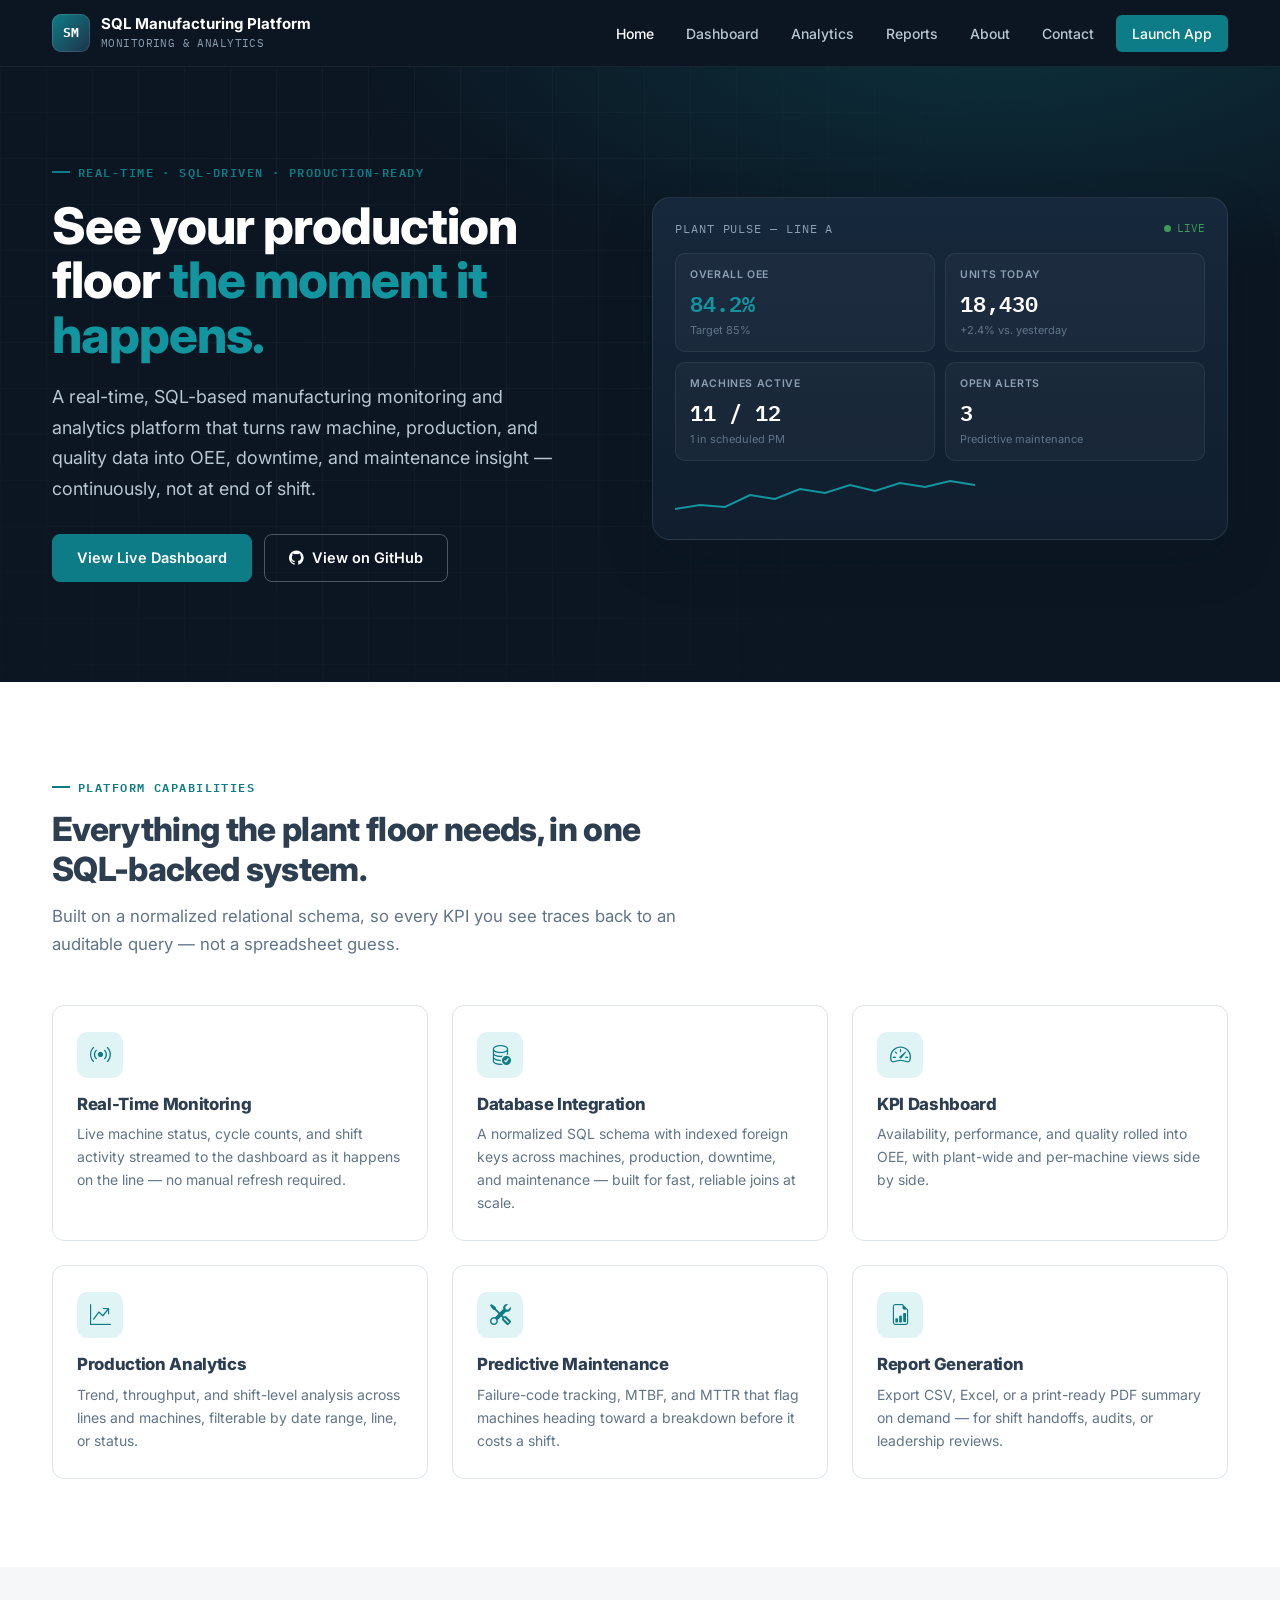
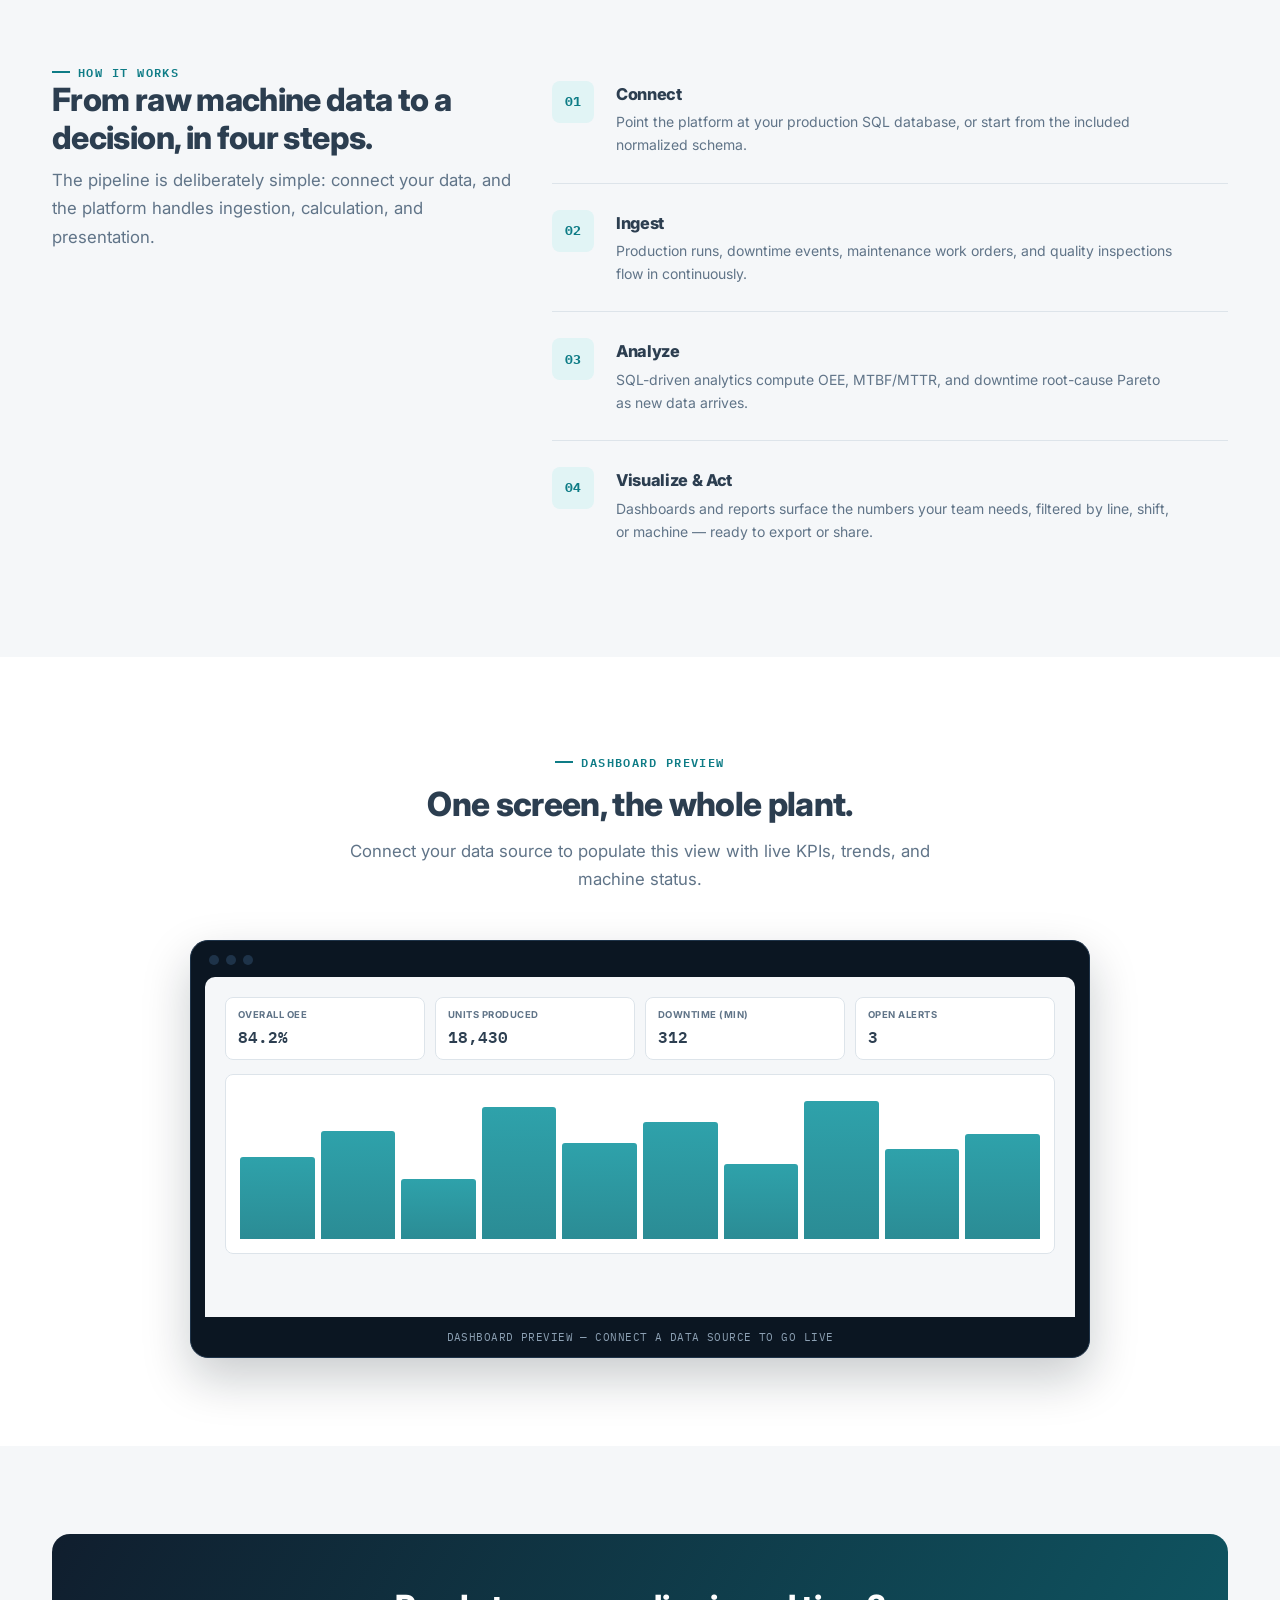
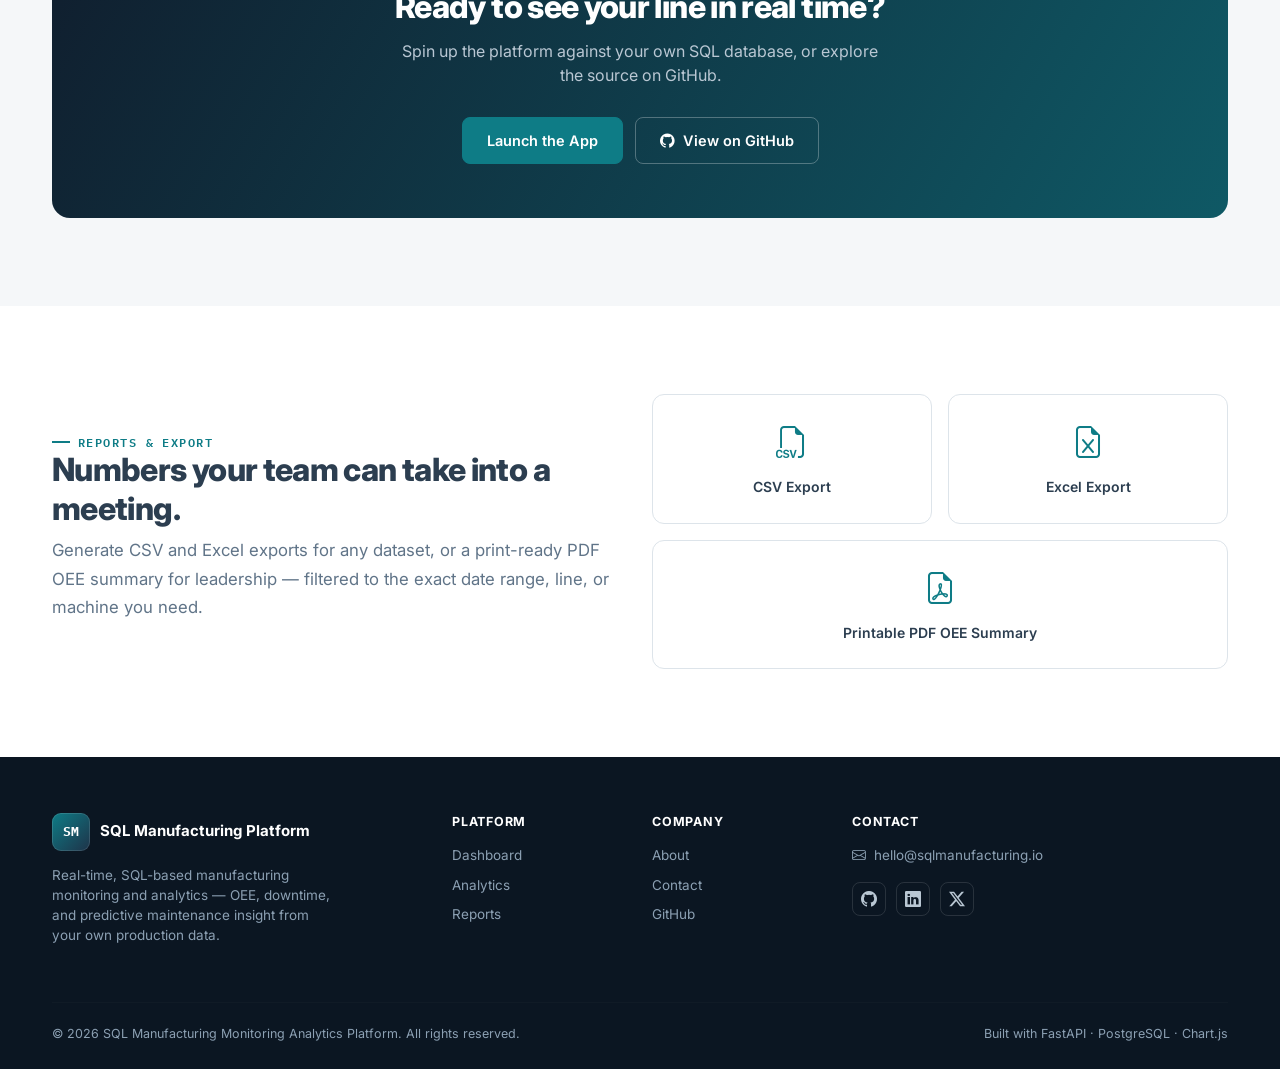
<file: index.html>
<!DOCTYPE html>
<html lang="en">
<head>
<meta charset="UTF-8" />
<meta name="viewport" content="width=device-width, initial-scale=1.0" />
<title>SQL Manufacturing Monitoring &amp; Analytics Platform</title>
<meta name="description" content="A real-time, SQL-based manufacturing monitoring and analytics platform — OEE, downtime, predictive maintenance, and quality insight from your production data." />

<!-- Fonts -->
<link rel="preconnect" href="https://fonts.googleapis.com">
<link href="https://fonts.googleapis.com/css2?family=Inter:wght@400;500;600;700;800&family=IBM+Plex+Mono:wght@400;500;600&display=swap" rel="stylesheet">

<!-- Bootstrap (layout/grid/nav utilities only — visual identity is custom below) -->
<link href="https://cdn.jsdelivr.net/npm/bootstrap@5.3.3/dist/css/bootstrap.min.css" rel="stylesheet">
<link rel="stylesheet" href="https://cdn.jsdelivr.net/npm/bootstrap-icons@1.11.3/font/bootstrap-icons.css">

<style>
/* ==========================================================================
   Design tokens — industrial blue / white / gray, telemetry-panel accent
   ========================================================================== */
:root {
  --navy-950: #0B1622;
  --navy-900: #101E2E;
  --navy-800: #16283B;
  --navy-700: #1E3349;
  --slate-700: #2C3E50;
  --slate-600: #3E5164;
  --slate-500: #607488;
  --slate-400: #8CA0B3;
  --slate-300: #B9C7D3;
  --slate-100: #E7ECF0;
  --bg-page: #F5F7F9;
  --surface: #FFFFFF;
  --border: #DDE4EA;
  --border-strong: #C4CFD8;

  --teal-600: #0E7C86;
  --teal-500: #12959F;
  --teal-100: #E1F4F5;
  --green-500: #3E9C5A;

  --font-ui: 'Inter', -apple-system, BlinkMacSystemFont, 'Segoe UI', sans-serif;
  --font-mono: 'IBM Plex Mono', 'SF Mono', Consolas, monospace;

  --radius-sm: 6px;
  --radius-md: 12px;
  --radius-lg: 18px;
  --shadow-sm: 0 1px 2px rgba(11,22,34,0.06);
  --shadow-md: 0 8px 24px rgba(11,22,34,0.10);
  --shadow-lg: 0 20px 48px rgba(11,22,34,0.22);
}

* { box-sizing: border-box; }
html { scroll-behavior: smooth; }
body {
  margin: 0;
  font-family: var(--font-ui);
  background: var(--bg-page);
  color: var(--slate-700);
  -webkit-font-smoothing: antialiased;
  overflow-x: hidden;
}
@media (prefers-reduced-motion: reduce) {
  html { scroll-behavior: auto; }
  * { animation: none !important; transition: none !important; }
}
a { color: inherit; }
:focus-visible { outline: 2px solid var(--teal-500); outline-offset: 2px; }
.container-xl { max-width: 1200px; }
h1, h2, h3, h4 { font-weight: 800; letter-spacing: -0.02em; color: var(--slate-700); }
.eyebrow {
  font-family: var(--font-mono); font-size: 12px; font-weight: 600; letter-spacing: 0.12em;
  text-transform: uppercase; color: var(--teal-600); display: inline-flex; align-items: center; gap: 8px;
}
.eyebrow::before { content: ""; width: 18px; height: 2px; background: var(--teal-600); display: inline-block; }
.lead-text { color: var(--slate-500); font-size: 1.05rem; line-height: 1.7; }

/* ==========================================================================
   Header / Nav
   ========================================================================== */
.site-header {
  background: var(--navy-950);
  position: sticky; top: 0; z-index: 1000;
  border-bottom: 1px solid rgba(255,255,255,0.06);
}
.navbar { padding: 14px 0; }
.brand-lockup { display: flex; align-items: center; gap: 11px; text-decoration: none; }
.brand-mark {
  width: 38px; height: 38px; border-radius: 9px; flex-shrink: 0;
  background: linear-gradient(135deg, var(--teal-600), var(--navy-700));
  color: #fff; font-family: var(--font-mono); font-weight: 700; font-size: 13px;
  display: flex; align-items: center; justify-content: center; letter-spacing: 0.4px;
  box-shadow: inset 0 0 0 1px rgba(255,255,255,0.12);
}
.brand-text { line-height: 1.15; }
.brand-name { font-weight: 700; font-size: 15px; color: #fff; }
.brand-sub { font-family: var(--font-mono); font-size: 10.5px; color: var(--slate-400); letter-spacing: 0.04em; }

.site-header .nav-link {
  color: var(--slate-300); font-weight: 500; font-size: 14px; padding: 8px 16px !important;
  border-radius: 6px; transition: color .15s, background .15s;
}
.site-header .nav-link:hover { color: #fff; background: rgba(255,255,255,0.05); }
.site-header .nav-link.active { color: #fff; }
.btn-nav-cta {
  background: var(--teal-600); color: #fff !important; border-radius: 7px; padding: 8px 18px !important;
  font-weight: 600; font-size: 13.5px; margin-left: 6px;
}
.btn-nav-cta:hover { background: var(--teal-500); }
.navbar-toggler { border-color: rgba(255,255,255,0.2); padding: 5px 9px; }
.navbar-toggler-icon { filter: invert(1); width: 1.1em; height: 1.1em; }

/* ==========================================================================
   Hero
   ========================================================================== */
.hero {
  background: radial-gradient(1100px 480px at 78% -10%, rgba(18,149,159,0.22), transparent 60%), var(--navy-950);
  color: #fff;
  position: relative;
  padding: 88px 0 100px;
  overflow: hidden;
}
.hero::before {
  content: ""; position: absolute; inset: 0;
  background-image:
    linear-gradient(90deg, rgba(255,255,255,0.035) 1px, transparent 1px),
    linear-gradient(0deg, rgba(255,255,255,0.035) 1px, transparent 1px);
  background-size: 46px 46px;
  mask-image: radial-gradient(circle at 30% 30%, black, transparent 72%);
}
.hero-content { position: relative; z-index: 1; }
.hero h1 {
  color: #fff; font-size: clamp(2.1rem, 4vw, 3.15rem); line-height: 1.08; margin: 18px 0 20px;
}
.hero h1 em { color: var(--teal-500); font-style: normal; }
.hero .lead-text { color: var(--slate-300); font-size: 1.12rem; max-width: 520px; }
.hero-cta { margin-top: 30px; display: flex; gap: 12px; flex-wrap: wrap; }

.btn-primary-industrial {
  background: var(--teal-600); border: 1px solid var(--teal-600); color: #fff;
  font-weight: 600; padding: 12px 24px; border-radius: 8px; font-size: 14.5px;
  transition: background .15s, transform .1s;
}
.btn-primary-industrial:hover { background: var(--teal-500); color: #fff; transform: translateY(-1px); }
.btn-outline-industrial {
  background: transparent; border: 1px solid rgba(255,255,255,0.28); color: #fff;
  font-weight: 600; padding: 12px 24px; border-radius: 8px; font-size: 14.5px;
  transition: border-color .15s, background .15s;
}
.btn-outline-industrial:hover { border-color: #fff; background: rgba(255,255,255,0.06); color: #fff; }

/* --- Hero instrument panel (signature element) --- */
.panel-card {
  background: linear-gradient(180deg, var(--navy-800), var(--navy-900));
  border: 1px solid rgba(255,255,255,0.09);
  border-radius: var(--radius-lg);
  box-shadow: var(--shadow-lg);
  padding: 22px 22px 18px;
  position: relative;
}
.panel-card-header { display: flex; align-items: center; justify-content: space-between; margin-bottom: 16px; }
.panel-card-title { font-family: var(--font-mono); font-size: 11.5px; letter-spacing: 0.08em; text-transform: uppercase; color: var(--slate-400); }
.panel-live { display: flex; align-items: center; gap: 6px; font-family: var(--font-mono); font-size: 11px; color: var(--green-500); }
.panel-live-dot { width: 7px; height: 7px; border-radius: 50%; background: var(--green-500); animation: pulse-dot 1.8s infinite; }
@keyframes pulse-dot { 0%,100% { box-shadow: 0 0 0 0 rgba(62,156,90,0.5);} 50% { box-shadow: 0 0 0 5px rgba(62,156,90,0);} }

.panel-grid { display: grid; grid-template-columns: 1fr 1fr; gap: 10px; }
.panel-tile {
  background: rgba(255,255,255,0.03); border: 1px solid rgba(255,255,255,0.07); border-radius: 10px;
  padding: 13px 14px;
}
.panel-tile-label { font-size: 10.5px; text-transform: uppercase; letter-spacing: 0.06em; color: var(--slate-400); font-weight: 600; }
.panel-tile-value { font-family: var(--font-mono); font-size: 22px; font-weight: 600; color: #fff; margin-top: 4px; }
.panel-tile-value.up { color: var(--teal-500); }
.panel-tile-sub { font-size: 11px; color: var(--slate-500); margin-top: 2px; }

.panel-spark { height: 46px; margin-top: 14px; }

/* ==========================================================================
   Section shell
   ========================================================================== */
.section { padding: 88px 0; }
.section-alt { background: var(--surface); }
.section-head { max-width: 640px; margin-bottom: 46px; }
.section-head h2 { font-size: clamp(1.6rem, 2.6vw, 2.15rem); margin: 14px 0 12px; }

/* ==========================================================================
   Feature cards
   ========================================================================== */
.feature-card {
  background: var(--surface); border: 1px solid var(--border); border-radius: var(--radius-md);
  padding: 26px 24px; height: 100%; position: relative; overflow: hidden;
  transition: transform .18s ease, box-shadow .18s ease, border-color .18s ease;
}
.feature-card::before {
  content: ""; position: absolute; top: 0; left: 0; right: 0; height: 3px; background: var(--teal-600);
  transform: scaleX(0); transform-origin: left; transition: transform .25s ease;
}
.feature-card:hover { transform: translateY(-4px); box-shadow: var(--shadow-md); border-color: var(--border-strong); }
.feature-card:hover::before { transform: scaleX(1); }
.feature-icon {
  width: 46px; height: 46px; border-radius: 10px; background: var(--teal-100); color: var(--teal-600);
  display: flex; align-items: center; justify-content: center; font-size: 21px; margin-bottom: 16px;
}
.feature-card h3 { font-size: 1.05rem; margin-bottom: 8px; }
.feature-card p { color: var(--slate-500); font-size: 14px; line-height: 1.65; margin: 0; }

/* ==========================================================================
   How it works
   ========================================================================== */
.flow-row { display: flex; flex-direction: column; gap: 0; }
.flow-step { display: flex; gap: 22px; padding: 26px 0; border-bottom: 1px solid var(--border); }
.flow-step:last-child { border-bottom: none; }
.flow-num {
  font-family: var(--font-mono); font-size: 13px; font-weight: 700; color: var(--teal-600);
  background: var(--teal-100); border-radius: 8px; width: 42px; height: 42px; flex-shrink: 0;
  display: flex; align-items: center; justify-content: center;
}
.flow-body h4 { font-size: 1.02rem; margin: 4px 0 6px; }
.flow-body p { color: var(--slate-500); font-size: 14px; margin: 0; line-height: 1.65; max-width: 560px; }

/* ==========================================================================
   Dashboard preview mock
   ========================================================================== */
.preview-frame {
  background: var(--navy-950); border-radius: var(--radius-lg); padding: 14px 14px 0;
  box-shadow: var(--shadow-lg); overflow: hidden; border: 1px solid var(--navy-700);
}
.preview-chrome { display: flex; align-items: center; gap: 7px; padding: 0 4px 12px; }
.preview-dot { width: 10px; height: 10px; border-radius: 50%; background: var(--navy-700); }
.preview-body { background: var(--bg-page); border-radius: 10px 10px 0 0; padding: 20px; min-height: 340px; }
.preview-kpis { display: grid; grid-template-columns: repeat(4, 1fr); gap: 10px; margin-bottom: 14px; }
.preview-kpi { background: var(--surface); border: 1px solid var(--border); border-radius: 8px; padding: 10px 12px; }
.preview-kpi span { display: block; }
.preview-kpi .l { font-size: 9.5px; text-transform: uppercase; letter-spacing: .05em; color: var(--slate-500); font-weight: 700; }
.preview-kpi .v { font-family: var(--font-mono); font-size: 16px; color: var(--slate-700); font-weight: 600; margin-top: 3px; }
.preview-chart {
  background: var(--surface); border: 1px solid var(--border); border-radius: 8px; padding: 14px;
  height: 180px; display: flex; align-items: flex-end; gap: 6px;
}
.preview-bar { flex: 1; background: linear-gradient(180deg, var(--teal-500), var(--teal-600)); border-radius: 3px 3px 0 0; opacity: .88; }
.preview-caption {
  text-align: center; padding: 12px; font-family: var(--font-mono); font-size: 11px; color: var(--slate-400);
  letter-spacing: .04em;
}

/* ==========================================================================
   CTA band
   ========================================================================== */
.cta-band {
  background: linear-gradient(120deg, var(--navy-900), var(--teal-600) 160%);
  border-radius: var(--radius-lg); padding: 54px 44px; color: #fff; text-align: center;
  position: relative; overflow: hidden;
}
.cta-band h2 { color: #fff; margin-bottom: 12px; }
.cta-band p { color: var(--slate-300); max-width: 480px; margin: 0 auto 26px; }

/* ==========================================================================
   Footer
   ========================================================================== */
.site-footer { background: var(--navy-950); color: var(--slate-400); padding: 56px 0 26px; }
.footer-brand { display: flex; align-items: center; gap: 10px; margin-bottom: 14px; }
.footer-col-title { color: #fff; font-size: 12.5px; font-weight: 700; text-transform: uppercase; letter-spacing: .06em; margin-bottom: 14px; }
.footer-link { display: block; color: var(--slate-400); font-size: 13.5px; margin-bottom: 9px; text-decoration: none; }
.footer-link:hover { color: #fff; }
.footer-divider { border-color: rgba(255,255,255,0.08); margin: 40px 0 22px; }
.footer-bottom { display: flex; align-items: center; justify-content: space-between; flex-wrap: wrap; gap: 12px; font-size: 12.5px; }
.social-links { display: flex; gap: 10px; }
.social-links a {
  width: 34px; height: 34px; border-radius: 8px; border: 1px solid rgba(255,255,255,0.12);
  display: flex; align-items: center; justify-content: center; color: var(--slate-300); text-decoration: none;
  transition: background .15s, color .15s;
}
.social-links a:hover { background: var(--teal-600); color: #fff; border-color: var(--teal-600); }

@media (max-width: 991px) {
  .hero { padding: 64px 0 76px; }
  .hero-visual { margin-top: 40px; }
  .section { padding: 64px 0; }
  .preview-kpis { grid-template-columns: repeat(2, 1fr); }
}
</style>
</head>
<body>

<!-- ============================= HEADER / NAV ============================= -->
<header class="site-header">
  <nav class="navbar navbar-expand-lg">
    <div class="container container-xl">
      <a class="brand-lockup" href="#home">
        <span class="brand-mark">SM</span>
        <span class="brand-text">
          <span class="brand-name d-block">SQL Manufacturing Platform</span>
          <span class="brand-sub">MONITORING &amp; ANALYTICS</span>
        </span>
      </a>
      <button class="navbar-toggler" type="button" data-bs-toggle="collapse" data-bs-target="#mainNav" aria-controls="mainNav" aria-expanded="false" aria-label="Toggle navigation">
        <span class="navbar-toggler-icon"></span>
      </button>
      <div class="collapse navbar-collapse" id="mainNav">
        <ul class="navbar-nav ms-auto align-items-lg-center mt-3 mt-lg-0">
          <li class="nav-item"><a class="nav-link active" href="#home">Home</a></li>
          <li class="nav-item"><a class="nav-link" href="#dashboard">Dashboard</a></li>
          <li class="nav-item"><a class="nav-link" href="#analytics">Analytics</a></li>
          <li class="nav-item"><a class="nav-link" href="#reports">Reports</a></li>
          <li class="nav-item"><a class="nav-link" href="#about">About</a></li>
          <li class="nav-item"><a class="nav-link" href="#contact">Contact</a></li>
          <li class="nav-item"><a class="nav-link btn-nav-cta" href="#cta">Launch App</a></li>
        </ul>
      </div>
    </div>
  </nav>
</header>

<!-- ============================= HERO ============================= -->
<section class="hero" id="home">
  <div class="container container-xl">
    <div class="row align-items-center gy-5">
      <div class="col-lg-6 hero-content">
        <span class="eyebrow">Real-time · SQL-driven · Production-ready</span>
        <h1>See your production floor <em>the moment it happens.</em></h1>
        <p class="lead-text">
          A real-time, SQL-based manufacturing monitoring and analytics platform that turns raw
          machine, production, and quality data into OEE, downtime, and maintenance insight —
          continuously, not at end of shift.
        </p>
        <div class="hero-cta">
          <a href="#dashboard" class="btn btn-primary-industrial">View Live Dashboard</a>
          <a href="https://github.com/serenity811ki-oss" target="_blank" rel="noopener" class="btn btn-outline-industrial">
            <i class="bi bi-github me-1"></i> View on GitHub
          </a>
        </div>
      </div>

      <div class="col-lg-6 hero-visual">
        <div class="panel-card">
          <div class="panel-card-header">
            <span class="panel-card-title">Plant Pulse — Line A</span>
            <span class="panel-live"><span class="panel-live-dot"></span>LIVE</span>
          </div>
          <div class="panel-grid">
            <div class="panel-tile">
              <div class="panel-tile-label">Overall OEE</div>
              <div class="panel-tile-value up" id="stat-oee">84.2%</div>
              <div class="panel-tile-sub">Target 85%</div>
            </div>
            <div class="panel-tile">
              <div class="panel-tile-label">Units Today</div>
              <div class="panel-tile-value" id="stat-units">18,430</div>
              <div class="panel-tile-sub">+2.4% vs. yesterday</div>
            </div>
            <div class="panel-tile">
              <div class="panel-tile-label">Machines Active</div>
              <div class="panel-tile-value" id="stat-machines">11 / 12</div>
              <div class="panel-tile-sub">1 in scheduled PM</div>
            </div>
            <div class="panel-tile">
              <div class="panel-tile-label">Open Alerts</div>
              <div class="panel-tile-value" id="stat-alerts">3</div>
              <div class="panel-tile-sub">Predictive maintenance</div>
            </div>
          </div>
          <svg class="panel-spark" viewBox="0 0 300 46" preserveAspectRatio="none" aria-hidden="true">
            <polyline points="0,34 25,30 50,32 75,20 100,24 125,14 150,18 175,10 200,16 225,8 250,12 275,6 300,10"
              fill="none" stroke="#12959F" stroke-width="2" />
          </svg>
        </div>
      </div>
    </div>
  </div>
</section>

<!-- ============================= FEATURES ============================= -->
<section class="section section-alt" id="analytics">
  <div class="container container-xl">
    <div class="section-head">
      <span class="eyebrow">Platform capabilities</span>
      <h2>Everything the plant floor needs, in one SQL-backed system.</h2>
      <p class="lead-text">Built on a normalized relational schema, so every KPI you see traces back to an auditable query — not a spreadsheet guess.</p>
    </div>

    <div class="row g-4">
      <div class="col-md-6 col-lg-4">
        <div class="feature-card">
          <div class="feature-icon"><i class="bi bi-broadcast"></i></div>
          <h3>Real-Time Monitoring</h3>
          <p>Live machine status, cycle counts, and shift activity streamed to the dashboard as it happens on the line — no manual refresh required.</p>
        </div>
      </div>
      <div class="col-md-6 col-lg-4">
        <div class="feature-card">
          <div class="feature-icon"><i class="bi bi-database-check"></i></div>
          <h3>Database Integration</h3>
          <p>A normalized SQL schema with indexed foreign keys across machines, production, downtime, and maintenance — built for fast, reliable joins at scale.</p>
        </div>
      </div>
      <div class="col-md-6 col-lg-4">
        <div class="feature-card">
          <div class="feature-icon"><i class="bi bi-speedometer2"></i></div>
          <h3>KPI Dashboard</h3>
          <p>Availability, performance, and quality rolled into OEE, with plant-wide and per-machine views side by side.</p>
        </div>
      </div>
      <div class="col-md-6 col-lg-4">
        <div class="feature-card">
          <div class="feature-icon"><i class="bi bi-graph-up-arrow"></i></div>
          <h3>Production Analytics</h3>
          <p>Trend, throughput, and shift-level analysis across lines and machines, filterable by date range, line, or status.</p>
        </div>
      </div>
      <div class="col-md-6 col-lg-4">
        <div class="feature-card">
          <div class="feature-icon"><i class="bi bi-tools"></i></div>
          <h3>Predictive Maintenance</h3>
          <p>Failure-code tracking, MTBF, and MTTR that flag machines heading toward a breakdown before it costs a shift.</p>
        </div>
      </div>
      <div class="col-md-6 col-lg-4">
        <div class="feature-card">
          <div class="feature-icon"><i class="bi bi-file-earmark-bar-graph"></i></div>
          <h3>Report Generation</h3>
          <p>Export CSV, Excel, or a print-ready PDF summary on demand — for shift handoffs, audits, or leadership reviews.</p>
        </div>
      </div>
    </div>
  </div>
</section>

<!-- ============================= HOW IT WORKS ============================= -->
<section class="section" id="about">
  <div class="container container-xl">
    <div class="row gy-5">
      <div class="col-lg-5">
        <span class="eyebrow">How it works</span>
        <h2>From raw machine data to a decision, in four steps.</h2>
        <p class="lead-text">The pipeline is deliberately simple: connect your data, and the platform handles ingestion, calculation, and presentation.</p>
      </div>
      <div class="col-lg-7">
        <div class="flow-row">
          <div class="flow-step">
            <span class="flow-num">01</span>
            <div class="flow-body">
              <h4>Connect</h4>
              <p>Point the platform at your production SQL database, or start from the included normalized schema.</p>
            </div>
          </div>
          <div class="flow-step">
            <span class="flow-num">02</span>
            <div class="flow-body">
              <h4>Ingest</h4>
              <p>Production runs, downtime events, maintenance work orders, and quality inspections flow in continuously.</p>
            </div>
          </div>
          <div class="flow-step">
            <span class="flow-num">03</span>
            <div class="flow-body">
              <h4>Analyze</h4>
              <p>SQL-driven analytics compute OEE, MTBF/MTTR, and downtime root-cause Pareto as new data arrives.</p>
            </div>
          </div>
          <div class="flow-step">
            <span class="flow-num">04</span>
            <div class="flow-body">
              <h4>Visualize &amp; Act</h4>
              <p>Dashboards and reports surface the numbers your team needs, filtered by line, shift, or machine — ready to export or share.</p>
            </div>
          </div>
        </div>
      </div>
    </div>
  </div>
</section>

<!-- ============================= DASHBOARD PREVIEW ============================= -->
<section class="section section-alt" id="dashboard">
  <div class="container container-xl">
    <div class="section-head mx-auto text-center">
      <span class="eyebrow">Dashboard preview</span>
      <h2>One screen, the whole plant.</h2>
      <p class="lead-text mx-auto">Connect your data source to populate this view with live KPIs, trends, and machine status.</p>
    </div>

    <div class="preview-frame mx-auto" style="max-width: 900px;">
      <div class="preview-chrome">
        <span class="preview-dot"></span><span class="preview-dot"></span><span class="preview-dot"></span>
      </div>
      <div class="preview-body">
        <div class="preview-kpis">
          <div class="preview-kpi"><span class="l">Overall OEE</span><span class="v">84.2%</span></div>
          <div class="preview-kpi"><span class="l">Units Produced</span><span class="v">18,430</span></div>
          <div class="preview-kpi"><span class="l">Downtime (min)</span><span class="v">312</span></div>
          <div class="preview-kpi"><span class="l">Open Alerts</span><span class="v">3</span></div>
        </div>
        <div class="preview-chart" aria-hidden="true">
          <div class="preview-bar" style="height:55%;"></div>
          <div class="preview-bar" style="height:72%;"></div>
          <div class="preview-bar" style="height:40%;"></div>
          <div class="preview-bar" style="height:88%;"></div>
          <div class="preview-bar" style="height:64%;"></div>
          <div class="preview-bar" style="height:78%;"></div>
          <div class="preview-bar" style="height:50%;"></div>
          <div class="preview-bar" style="height:92%;"></div>
          <div class="preview-bar" style="height:60%;"></div>
          <div class="preview-bar" style="height:70%;"></div>
        </div>
      </div>
      <div class="preview-caption">DASHBOARD PREVIEW — CONNECT A DATA SOURCE TO GO LIVE</div>
    </div>
  </div>
</section>

<!-- ============================= CTA ============================= -->
<section class="section" id="cta">
  <div class="container container-xl">
    <div class="cta-band">
      <h2>Ready to see your line in real time?</h2>
      <p>Spin up the platform against your own SQL database, or explore the source on GitHub.</p>
      <div class="hero-cta justify-content-center">
        <a href="frontend/index.html" target="_blank" rel="noopener" class="btn btn-primary-industrial">Launch the App</a>
        <a href="https://github.com/serenity811ki-oss" target="_blank" rel="noopener" class="btn btn-outline-industrial">
          <i class="bi bi-github me-1"></i> View on GitHub
        </a>
      </div>
    </div>
  </div>
</section>

<!-- ============================= REPORTS TEASER ============================= -->
<section class="section section-alt" id="reports">
  <div class="container container-xl">
    <div class="row align-items-center gy-4">
      <div class="col-lg-6">
        <span class="eyebrow">Reports &amp; export</span>
        <h2>Numbers your team can take into a meeting.</h2>
        <p class="lead-text">Generate CSV and Excel exports for any dataset, or a print-ready PDF OEE summary for leadership — filtered to the exact date range, line, or machine you need.</p>
      </div>
      <div class="col-lg-6">
        <div class="row g-3">
          <div class="col-6">
            <div class="feature-card text-center py-4">
              <i class="bi bi-filetype-csv fs-2" style="color:var(--teal-600);"></i>
              <p class="mt-2 mb-0 fw-semibold" style="color:var(--slate-700);">CSV Export</p>
            </div>
          </div>
          <div class="col-6">
            <div class="feature-card text-center py-4">
              <i class="bi bi-file-earmark-excel fs-2" style="color:var(--teal-600);"></i>
              <p class="mt-2 mb-0 fw-semibold" style="color:var(--slate-700);">Excel Export</p>
            </div>
          </div>
          <div class="col-12">
            <div class="feature-card text-center py-4">
              <i class="bi bi-file-earmark-pdf fs-2" style="color:var(--teal-600);"></i>
              <p class="mt-2 mb-0 fw-semibold" style="color:var(--slate-700);">Printable PDF OEE Summary</p>
            </div>
          </div>
        </div>
      </div>
    </div>
  </div>
</section>

<!-- ============================= FOOTER ============================= -->
<footer class="site-footer" id="contact">
  <div class="container container-xl">
    <div class="row gy-4">
      <div class="col-lg-4">
        <div class="footer-brand">
          <span class="brand-mark">SM</span>
          <span class="brand-name" style="color:#fff;">SQL Manufacturing Platform</span>
        </div>
        <p style="font-size:13.5px; max-width:280px; color:var(--slate-400);">
          Real-time, SQL-based manufacturing monitoring and analytics — OEE, downtime, and
          predictive maintenance insight from your own production data.
        </p>
      </div>
      <div class="col-6 col-lg-2">
        <div class="footer-col-title">Platform</div>
        <a class="footer-link" href="#dashboard">Dashboard</a>
        <a class="footer-link" href="#analytics">Analytics</a>
        <a class="footer-link" href="#reports">Reports</a>
      </div>
      <div class="col-6 col-lg-2">
        <div class="footer-col-title">Company</div>
        <a class="footer-link" href="#about">About</a>
        <a class="footer-link" href="#contact">Contact</a>
        <a class="footer-link" href="https://github.com/" target="_blank" rel="noopener">GitHub</a>
      </div>
      <div class="col-lg-4">
        <div class="footer-col-title">Contact</div>
        <a class="footer-link" href="mailto:hello@sqlmanufacturing.io"><i class="bi bi-envelope me-1"></i> hello@sqlmanufacturing.io</a>
        <div class="social-links mt-3">
          <a href="https://github.com/serenity811ki-oss" target="_blank" rel="noopener" aria-label="GitHub"><i class="bi bi-github"></i></a>
          <a href="https://www.linkedin.com/in/kiss-istvan-a5072ab1/" target="_blank" rel="noopener" aria-label="LinkedIn"><i class="bi bi-linkedin"></i></a>
          <a href="https://x.com/stephenkis0" target="_blank" rel="noopener" aria-label="X (Twitter)"><i class="bi bi-twitter-x"></i></a>
        </div>
      </div>
    </div>

    <hr class="footer-divider" />
    <div class="footer-bottom">
      <span>&copy; <span id="year"></span> SQL Manufacturing Monitoring Analytics Platform. All rights reserved.</span>
      <span>Built with FastAPI · PostgreSQL · Chart.js</span>
    </div>
  </div>
</footer>

<script src="https://cdn.jsdelivr.net/npm/bootstrap@5.3.3/dist/js/bootstrap.bundle.min.js"></script>
<script>
  document.getElementById('year').textContent = new Date().getFullYear();

  // Close mobile nav after a link is tapped
  document.querySelectorAll('#mainNav .nav-link').forEach(function (link) {
    link.addEventListener('click', function () {
      var nav = document.getElementById('mainNav');
      if (nav.classList.contains('show')) {
        bootstrap.Collapse.getOrCreateInstance(nav).hide();
      }
    });
  });

  // Highlight active section in nav on scroll
  var sections = document.querySelectorAll('section[id]');
  var navLinks = document.querySelectorAll('#mainNav .nav-link[href^="#"]');
  var observer = new IntersectionObserver(function (entries) {
    entries.forEach(function (entry) {
      if (entry.isIntersecting) {
        navLinks.forEach(function (l) { l.classList.remove('active'); });
        var active = document.querySelector('#mainNav .nav-link[href="#' + entry.target.id + '"]');
        if (active) active.classList.add('active');
      }
    });
  }, { rootMargin: '-45% 0px -50% 0px' });
  sections.forEach(function (s) { observer.observe(s); });

  // Gentle live-panel number jitter — respects reduced-motion preference
  var reduceMotion = window.matchMedia('(prefers-reduced-motion: reduce)').matches;
  if (!reduceMotion) {
    var unitsEl = document.getElementById('stat-units');
    var base = 18430;
    setInterval(function () {
      base += Math.floor(Math.random() * 6);
      unitsEl.textContent = base.toLocaleString();
    }, 2600);
  }
</script>
</body>
</html>
</file>
